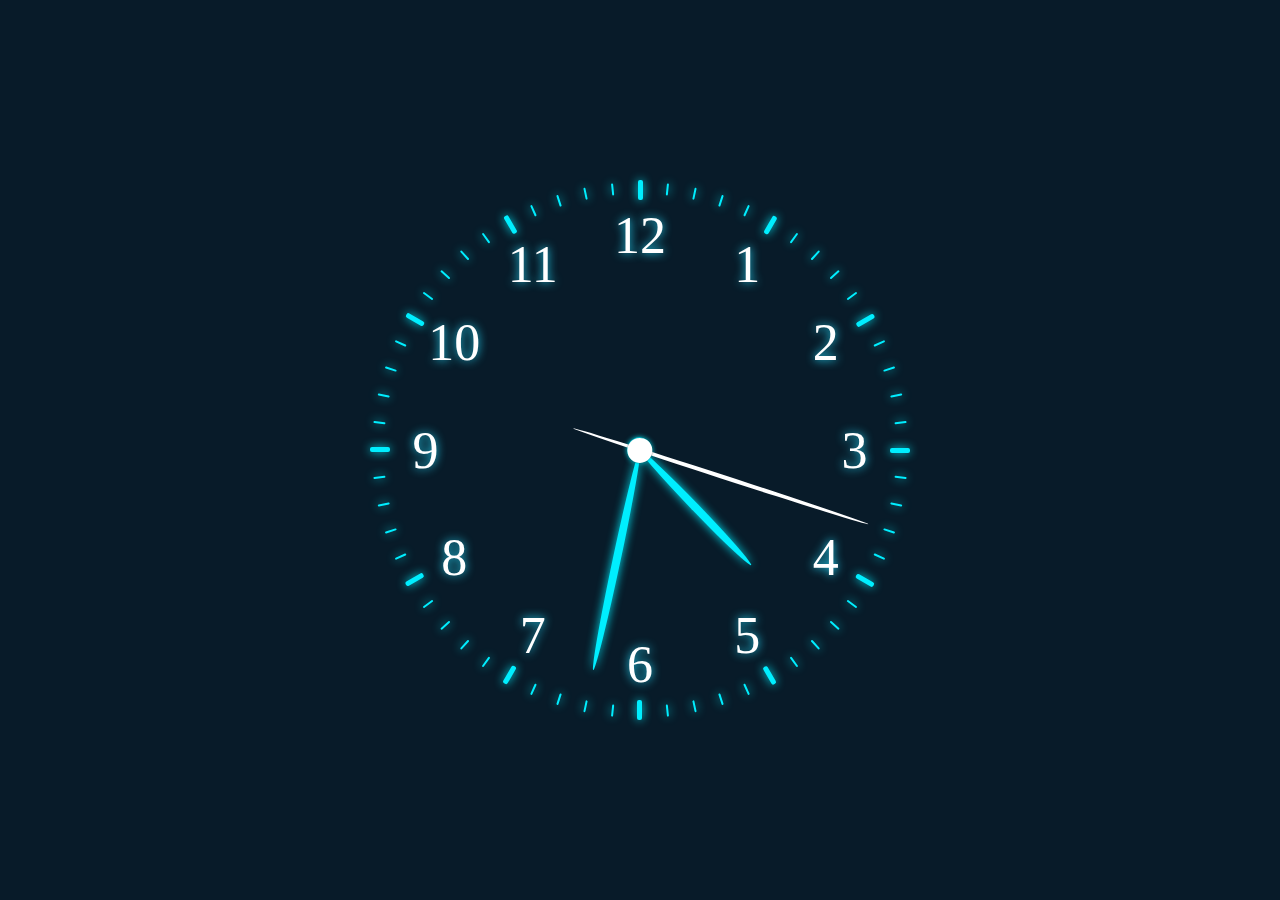
<file: Index.html>
<!DOCTYPE html>
<html lang="en">
<head>
    <meta charset="UTF-8">
    <meta name="viewport" content="width=device-width, initial-scale=1.0">
    <title>Analog clock</title>
    <link rel="stylesheet" href="style.css">
</head>
<body>
    <div class="wrapper">
        <div class="bar-seconds"></div>
        <div class="numbers-hrs"></div>

        <div class="hands-box">
            <div class="hand hours"><i></i>
            </div>
            <div class="hand minutes"><i></i>
            </div>
            <div class="hand seconds"><i></i>
            </div>
        </div>
    </div>
    <script src="script.js"></script>
</body>
</html>
</file>
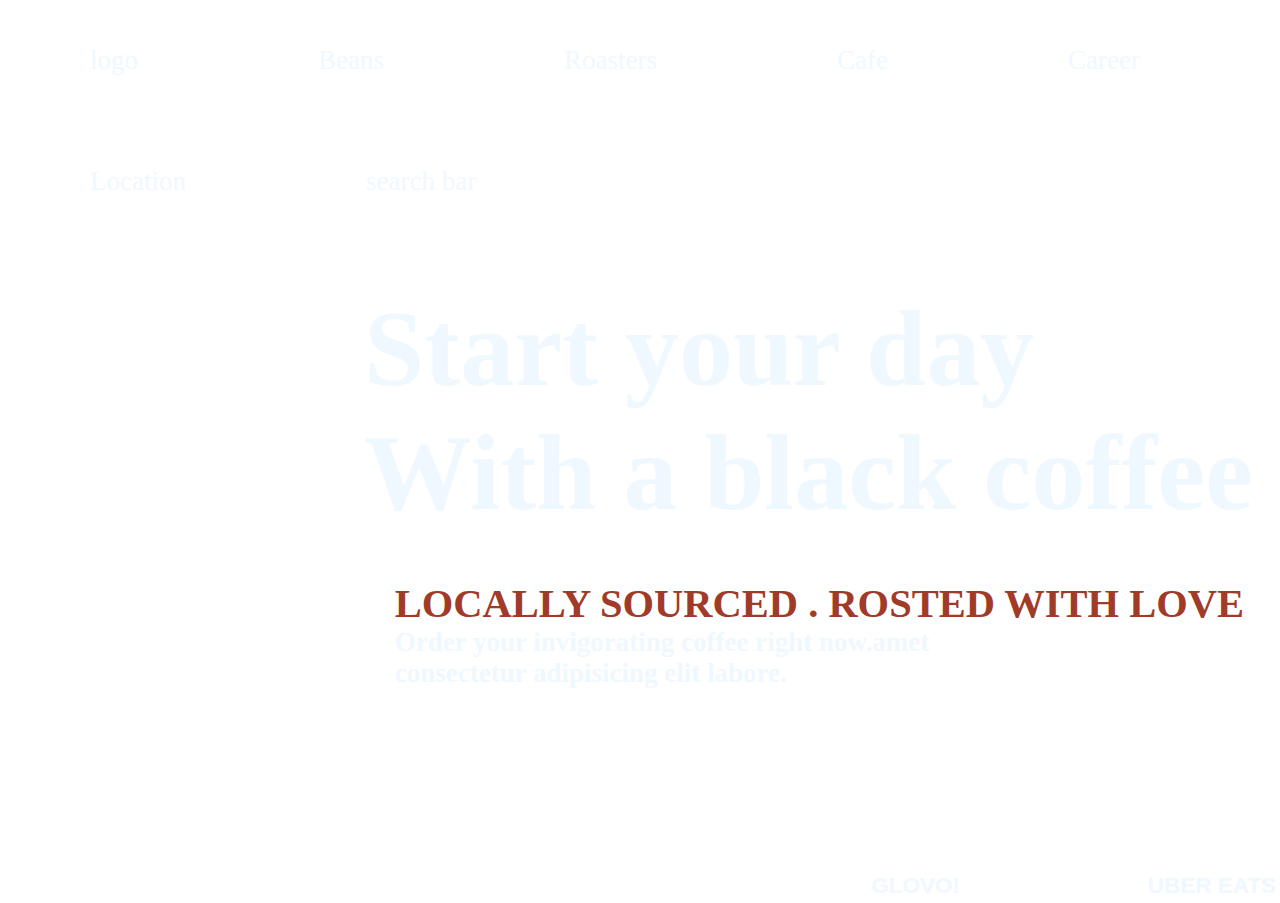
<file: CoffeeBeans.html>
<!DOCTYPE html>
<html lang="en">
<head>
    <meta charset="UTF-8">
    <meta name="viewport" content="width=device-width, initial-scale=1.0">
    <title>Coffee Co</title>
    <link rel="stylesheet" href="CoffeeBeans.css">
</head>
<body>
    <div class="header">
        <ul>
            <li>logo</li>
            <li>Beans</li>
            <li>Roasters</li>
            <li>Cafe</li>
            <li>Career</li>
            <li>Location</li>
            <li>search bar</li>
        </ul>
    </div>
    <div class="wrapper">

        <div class="main">
            <h1>Start your day <br> With a black coffee</h1>
            
            <div class="Para">
                
                <div class="one">
                    <p>LOCALLY SOURCED . ROSTED WITH LOVE</p>
                </div>
                <div class="third">
                    <p>Order your invigorating coffee right now.amet <br>consectetur adipisicing elit labore.</p>
                </div>
            </div>

            <div class="btn">
                <button>UBER EATS</button>
                <button>GLOVO!</button>
            </div>
            </div>



    </div>
</body>
</html>
</file>
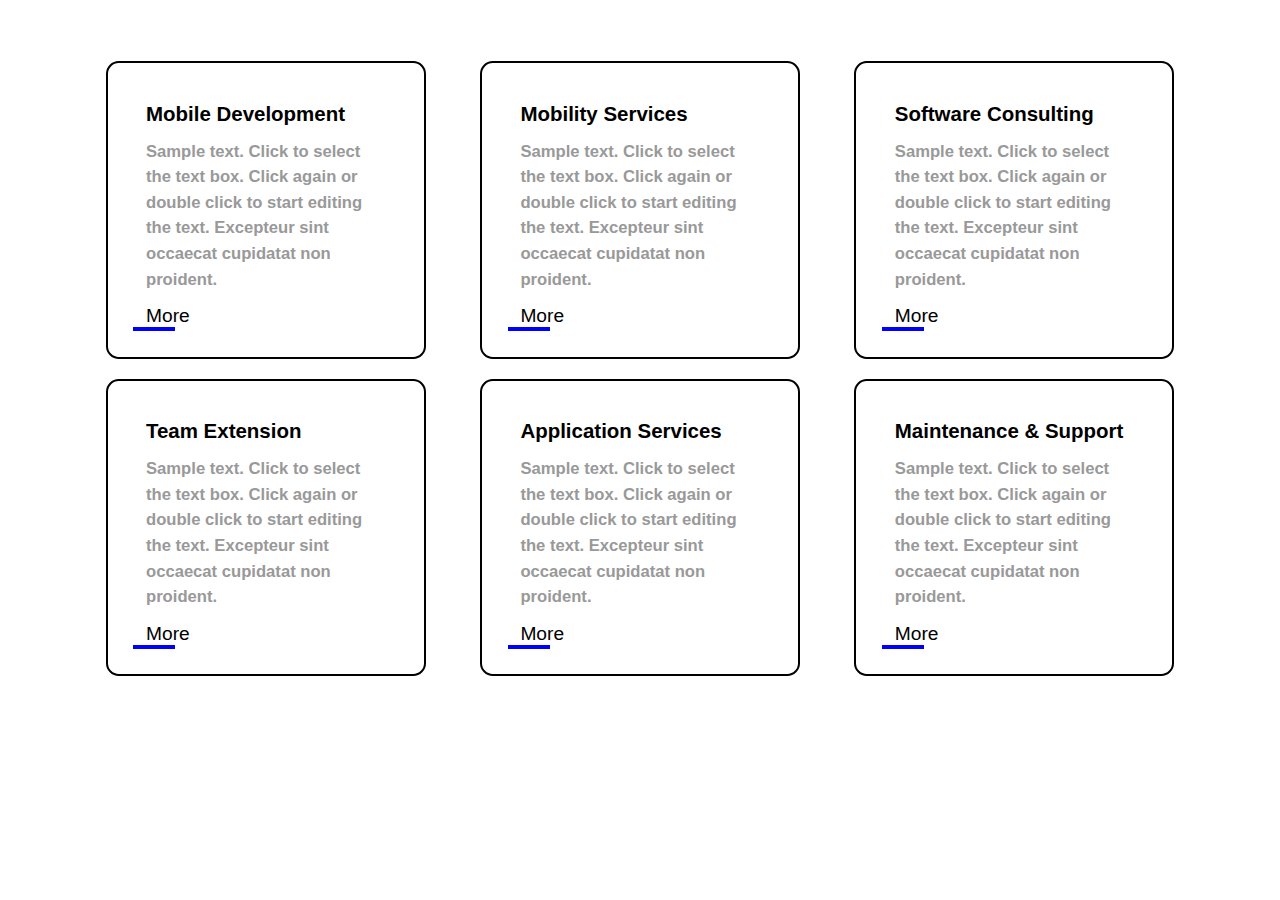
<file: Flex.html>
<!DOCTYPE html>
<html lang="en">
<head>
    <meta charset="UTF-8">
    <meta name="viewport" content="width=device-width, initial-scale=1.0">
    <title>Development serivices website</title>
    <link rel="stylesheet" href="Flex.css">
</head>
<body>
    <div class="container">
            <div class="box">
                <h1>Mobile Development</h1>
                <p>Sample text. Click to select the text box. Click again or double click to start editing the text. Excepteur sint occaecat cupidatat non proident.</p>
              
                <a class="a" href="#">More</a><hr>
            </div>
            <div class="box"><h1>Mobility Services</h1>
                <p>Sample text. Click to select the text box. Click again or double click to start editing the text. Excepteur sint occaecat cupidatat non proident.</p>
                <a href="#">More</a><hr></div>
            <div class="box"><h1>Software Consulting</h1>
                <p>Sample text. Click to select the text box. Click again or double click to start editing the text. Excepteur sint occaecat cupidatat non proident.</p>
                <a href="#">More</a><hr></div>
            <div class="box"><h1>Team Extension</h1>
                <p>Sample text. Click to select the text box. Click again or double click to start editing the text. Excepteur sint occaecat cupidatat non proident.</p>
                <a href="#">More</a><hr></div>
            <div class="box"><h1>Application Services</h1>
                <p>Sample text. Click to select the text box. Click again or double click to start editing the text. Excepteur sint occaecat cupidatat non proident.</p>
                <a href="#">More</a><hr></div>
            <div class="box"><h1>Maintenance & Support</h1>
                <p>Sample text. Click to select the text box. Click again or double click to start editing the text. Excepteur sint occaecat cupidatat non proident.</p>
                <a href="#">More</a><hr></div>
    </div>
</body>
</html>
</file>
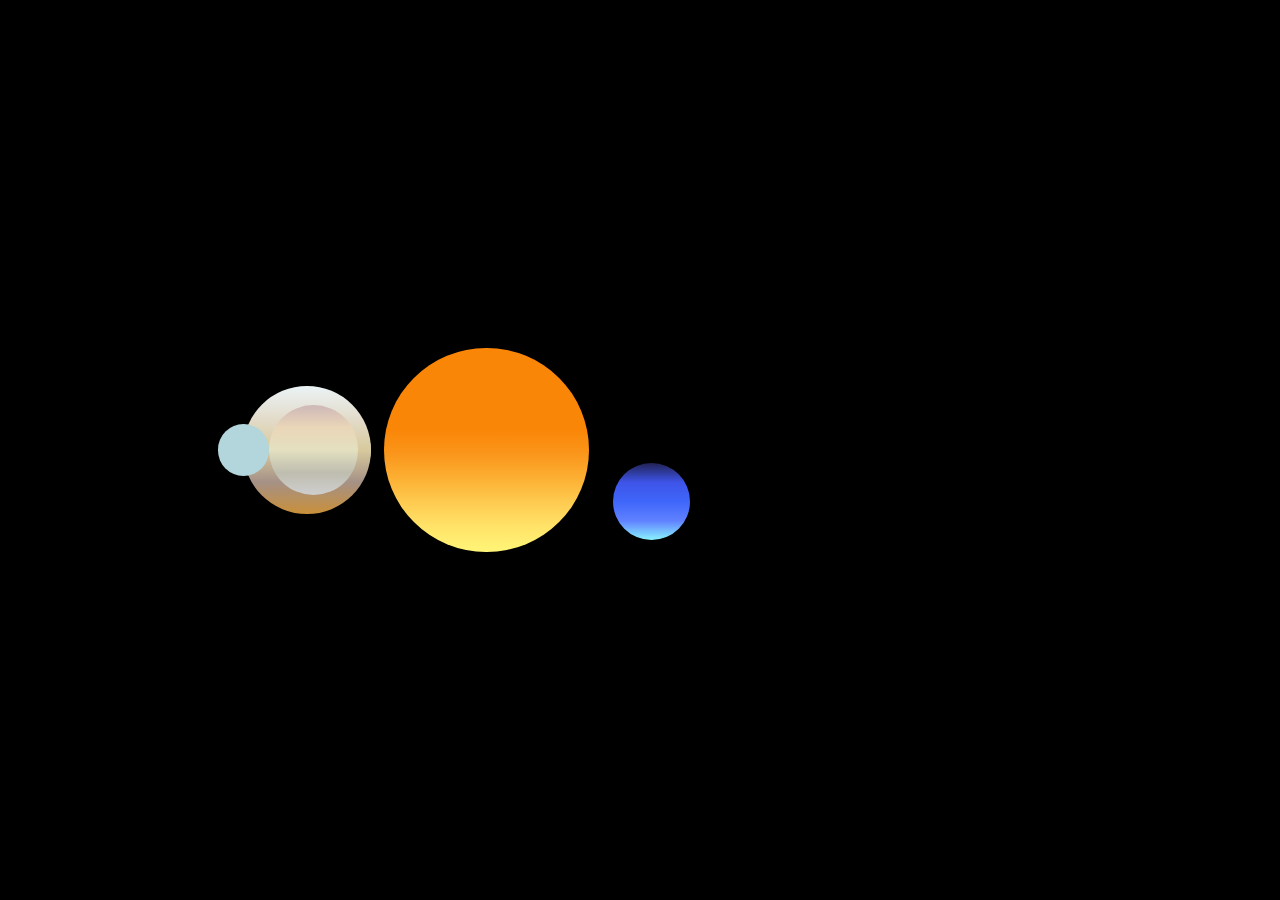
<file: solarsystem.html>
<!DOCTYPE html>
<html lang="en">

<head>
    <meta charset="UTF-8">
    <meta name="viewport" content="width=device-width, initial-scale=1.0">
    <title>Solar system</title>
    <link rel="stylesheet" href="solarsystem.css">
</head>

<body>
    <div class="solar-system">
        <div class="sun"></div>
        <div class="mer">
            <div class="Mercury"></div>
        </div>
        <div class="ven">
            <div class="Venus"></div>
        </div>
        <div class="ear">
            <div class="Earth"></div>
        </div>
        <div class="mar">
            <div class="Mars"></div>
        </div>
        <div class="jup">
            <div class="Jupiter"></div>
        </div>
        <div class="urn">
            <div class="Uranus"></div>
        </div>
        <div class="sat">
            <div class="Saturn"></div>
        </div>
        <div class="nep">
            <div class="neptune"></div>
        </div>
    </div>
</body>

</html>
</file>
<file: style.css>
*{
    margin: 0;
    padding: 0;
    box-sizing: border-box;
}
body{
    display:flex;
    align-items: center;
    justify-content: center;
    min-height: 100vh;
    background: #081b29;
    overflow: hidden;
    
}
.wrapper{
    position: relative;
    width: 500px;
    height: 500px;
    /* background: seagreen; */
    border-radius: 50%;
    display: flex;
    justify-content: center;
    align-items: center;
    animation: colorful 10s linear infinite;
}

@keyframes colorful {
    100%{
        filter: hue-rotate(360deg);
    }
    
}
.bar-seconds,
.numbers-hrs{
 position: absolute;
 width: 100%;
 height:100%;
 /* background: purple; */
 border-radius: 50%;
}
.bar-seconds span{
    position: absolute;
    transform: rotate(calc(var(--index) * 6deg));
    inset: -20px;
    text-align: center;
}
.bar-seconds span p{
    display: inline-block;
    width: 2px;
    height: 12px;
    background:#0ef;
    border-radius: 2px;
    box-shadow: 0 0 10px #0ef;
}
.bar-seconds span:nth-child(5n) p{
    /* background: yellow; */
    height: 20px;
    width: 5px;
}
.numbers-hrs span{
    position: absolute;
    transform: rotate(calc(var(--index)* 30deg));
    inset: 6px;
    text-align: center;
}
.numbers-hrs span p{
    font-size: 52px;
    /* color: #0ef; */
    color: #fff;
    text-shadow: 0 0 10px rgb(37, 222, 255);
    transform: rotate(calc(var(--index)* -30deg));

}
.hands-box{
    position: relative;
    display: flex;
    justify-content: center;
    align-items: center;
}
.hands-box .hand{
    position: absolute;
    border-radius: 50%;
    display: flex;
    justify-content: center;
    /* align-items: center; */
}
.hands-box .hand  i {
    display: inline-block;
    transform-origin: bottom;
    border-radius: 50%;
    box-shadow: 0 0 10px #0ef;
}
.hands-box .hours{
    width: 320px;
    height: 320px;
    /* border: 2px solid red; */

}
.hands-box .hours i{
    width: 8px;
    height: 160px;
    background: #0ef;
    /* transform: rotate(40deg); */
}

.hands-box .minutes {
    width: 454px;
    height: 450px;
    /* transform: rotate(230deg); */
    /* border: 2px solid yellow; */
}
.hands-box .minutes::before{
    content:'';
    position: absolute;
    top: 50%;
    transform: translateY(-50%);
    width: 25px;
    height: 25px;
    background: #0ef;
    border-radius: 50%;
    box-shadow: 0 0 5px #0ef;
}
.hands-box .minutes i{
    width: 8px;
    height:225px;
    background: #0ef;
}
.hands-box .seconds{
    width: 480px;
    /* transform: rotate(160deg); */
    height: 480px;
    /* border: 2px solid lime; */
}
.hands-box .seconds::before{
    content:'';
    position: absolute;
    top: 50%;
    transform: translateY(-50%);
    width: 25px;
    height: 25px;
    background: white;
    border-radius: 50%;
    box-shadow: 0 0 2px rgb(0, 0, 0, .5);
}
.hands-box .seconds i{
    width: 4px;
    height: calc(240px + 70px);
    background: white;
    box-shadow: none;
}
</file>
<file: CoffeeBeans.css>
*{
    margin: 0;
    padding: 0;
    box-sizing: border-box;
}
.header ul{
    list-style:none;
}
.header li{
    float: left;
    margin:5vh 10vh;
    font-size: 3vh;
    color: aliceblue;

}
.main{
    /* width: 900vw;*/
    background-image: url(https://qph.cf2.quoracdn.net/main-qimg-6655fa1e0dfc50f892567ac70976aaf2-lq);
    background-repeat: no-repeat;
    background-size: 100% 100%;
    height: 100vh;
}
.main h1{
    margin: 5vh 3vh;
    font-size: 12vh;
    float:right;
    color: aliceblue;
}
.Para{
    /* margin-top: em; */
    margin-left:3em;
    margin-right: 4vh;
color: rgb(160, 59, 41);
font-weight: bold;
font-size: 4.5vh;
float: right;
}
.third{
    font-size: 3vh;
    color: aliceblue;
}
.btn button{
    color: aliceblue;
    border:1px solid white;
    background-color:transparent;
float: right;
font-size: 2.5vh;
padding: 2.9px;
font-weight: bold;
/* margin-left:7em; */
/* margin-right: 14vh; */
margin-top:20vh;
margin-left:20vh;

    /* opacity: 0; */
}
</file>
<file: Flex.css>
* {
    margin: 0;
    padding: 0;
    box-sizing: border-box;
}

.container {
    display: flex;
    justify-content: space-evenly;
    /* flex-direction:; */
    flex-wrap: wrap;
    margin: 2vw;
    padding: 2vw;

}

.box {
    width: 25vw;
    /* height: 65vh; */
    /* margin: auto; */
    border: 2px solid;
    /* background: coral; */
    /* float: left; */
    padding: 2vw;
    margin: 0.8vw 0;
    border-radius: 1vw;
}

.box h1 {
    font-size: 1.6vw;
    font-family: Raleway, sans-serif;
    margin: 1vw;
}

.box p {
    font-size: 1.3vw;
    font-family: 'Open Sans', sans-serif;
    color: #999999;
    font-weight: 600;
    margin: 1vw;
    line-height: 2vw;
}

.box a {
    font-size: 1.5vw;
    font-family: 'open sans', sans-serif;
    color: black;
    text-decoration: none;
    font-weight: 500;
    color: black;
    margin: 1vw;
}

.box a:hover {
    color: blue;
}

hr {
    border: 2px solid blue;
    width: 3.3vw;
}

hr:hover {
    border: 2px solid black;
}
</file>
<file: solarsystem.css>
* {
    margin: 0;
    padding: 0;
    box-sizing: border-box;
}
.solar-system {
    background: #000;
    width: 100vw;
    height: 100vh;
    display: flex;
    justify-content:end;
    align-items: center;
    position: relative;
    padding-left:2vw;
}
.sun {
    width: 16vw;
    height: 16vw;
    border-radius: 50%;
    background-image: linear-gradient(#fa8607 40%, #fa961b, #fcb033, #fecc51, #ffe469, #fff578);
    position: absolute;
    left:30%;
}
.Mercury {
    width: 1vw;
    height: 1vw;
    border-radius: 50%;
    background-image: linear-gradient(silver, grey);
    margin: 1vw;
}
.Venus {
    width: 3vw;
    height: 3vw;
    border-radius: 50%;
    background-image: linear-gradient(#a57c1b, #c18f17, #e39e1c, #f9c21a, #e7d520);
    margin: 1vw;
    left:48%;
}
.Earth {
    width: 5vw;
    height: 5vw;
    border-radius: 50%;
    background-image: linear-gradient(#4f4cb0, #6b93d6, #e9eff9, #9fc164, #d8c596);
    left:52%;
    margin: 1vw;
}
.Mars {
    width: 4.5vw;
    height: 4.5vw;
    border-radius: 50%;
    background: rgba(238, 26, 11, 0.859);
    margin: 1vw;
    left:58%;
}
.Jupiter {
    width: 10vw;
    height: 10vw;
    border-radius: 50%;
    background-image: linear-gradient(#ebf3f6,#e3dccb,#d8ca9d,#a59186,#c99039);
    margin: 1vw;
    left:64%;
}
.Uranus {
    width: 4vw;
    height: 4vw;
    border-radius: 50%;
    background:#B2D6DB;
    margin: 1vw;
    left:66%;
}
.Saturn {
    width: 7vw;
    height: 7vw;
    border-radius: 50%;
    background:linear-gradient(#ceb8b8,#ead6b8,#e3e0c0,#bfbdaf,	#cecece);
    margin: 1vw;
    left:70%;
}
.neptune {
    width: 6vw;
    height: 6vw;
    border-radius: 50%;
    background: linear-gradient(#212354,#3E54E8,#3E66F9,#6081FF,#89F3FF);
    margin: 1vw;
    position: absolute;
    left:70%;
}
.mer{
    position: absolute;
    width: 25vw;
    left: 25vw;
    animation: all 2.9s linear infinite;
}
.ven{
    position: absolute;
    width: 29vw;
    left:23vw;
    animation: all 3.0s linear infinite;
}
.ear{
    position: absolute;
    width: 34vw;
    left: 23vw;
    animation: all 3.1s linear infinite;
}
.mar{
    position: absolute;
    width: 40vw;
    left:21vw;
    animation: all 3.2s linear infinite;
}
.jup{
    position: absolute;
    width: 56vw;
    left: 18vw;
    animation: all 3.3s linear infinite;
}
.urn{
    position: absolute;
    width: 53vw;
    left: 16vw;
    animation: all 3.4s linear infinite;
}
.sat{
    position: absolute;
    width: 55vw;
    left: 20vw;
    animation: all 3.5s linear infinite;
}
.nep{
    position: absolute;
    width:57vw;
    left: 7vw;
    animation: all 3.6s linear infinite;
}
@keyframes all {
0%{
    transform: rotate(360deg);
}
}
</file>
